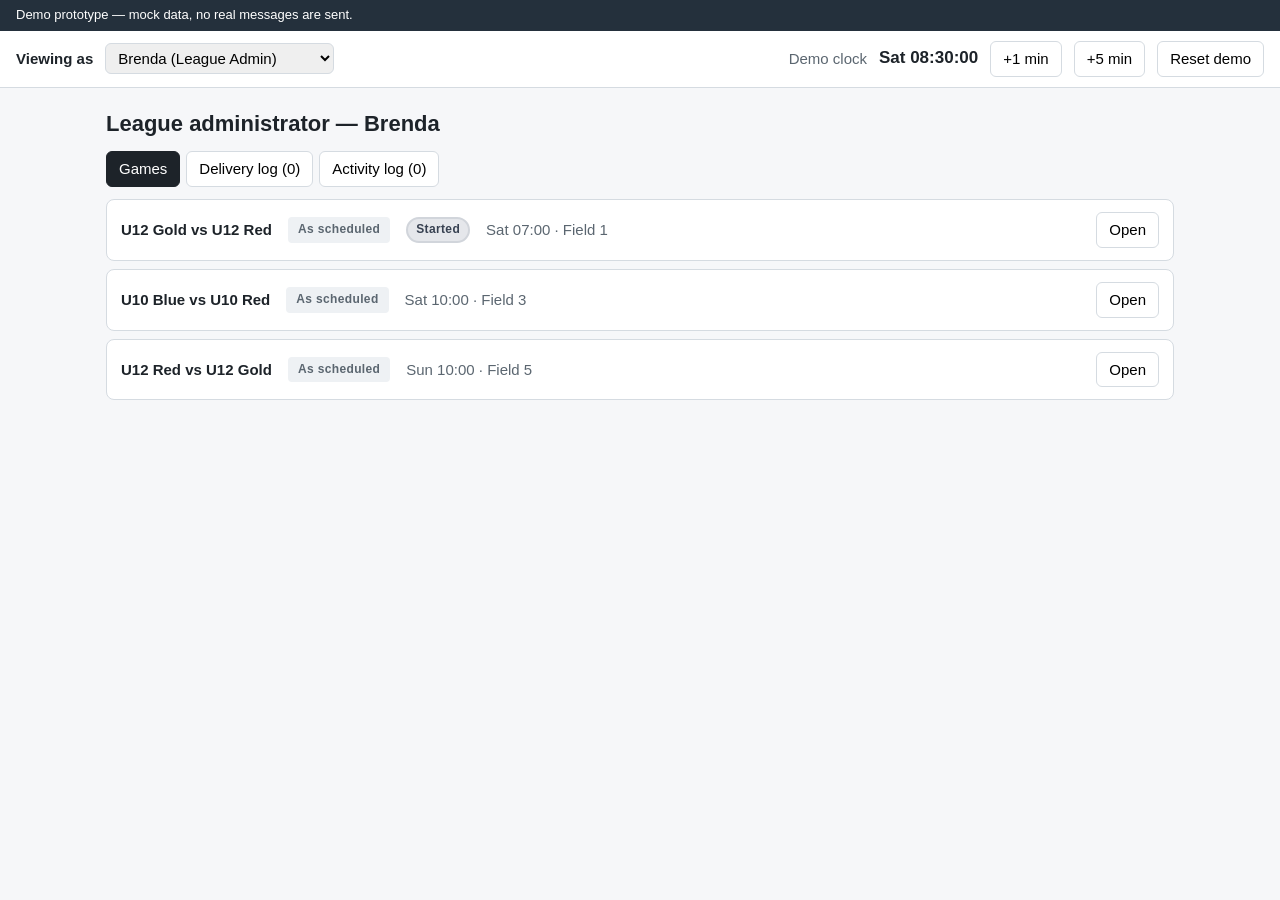
<file: app/index.html>
<!doctype html>
<!-- Game Change Notice prototype shell. REQ-19 (demo bar), Constitution VI (banner, no external resources). -->
<html lang="en">
<head>
  <meta charset="utf-8">
  <meta name="viewport" content="width=device-width, initial-scale=1">
  <title>Game Change Notice</title>
  <link rel="stylesheet" href="styles.css">
</head>
<body>
  <div class="banner" role="note">Demo prototype — mock data, no real messages are sent.</div>
  <header id="demo-bar"></header>
  <main id="view"></main>
  <script type="module" src="src/main.js"></script>
</body>
</html>
</file>
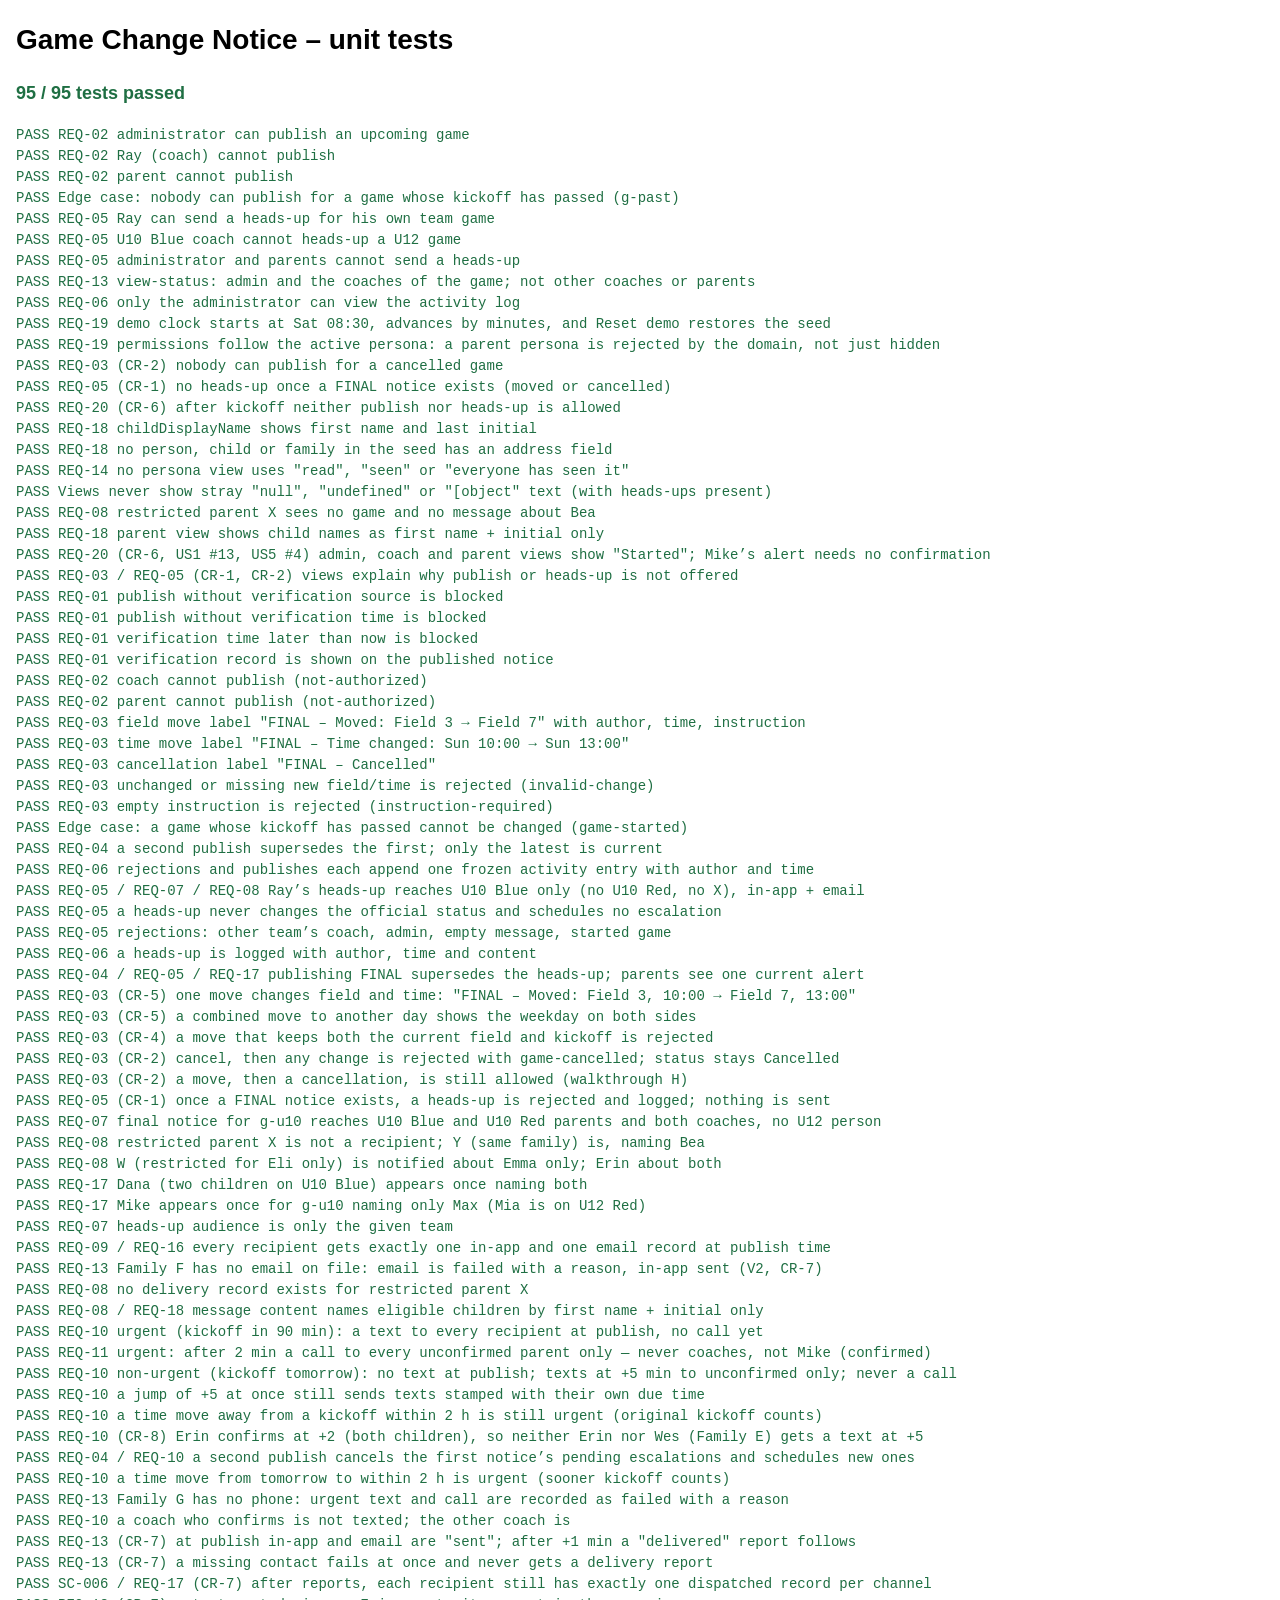
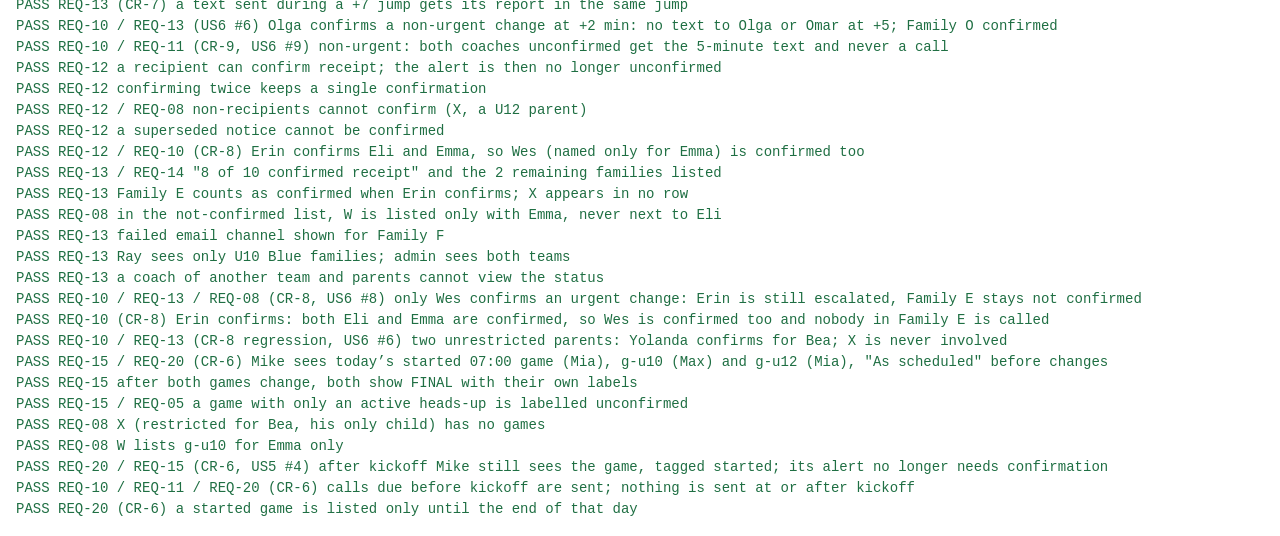
<file: app/tests/index.html>
<!doctype html>
<html lang="en">
<head>
  <meta charset="utf-8">
  <title>Game Change Notice – tests</title>
  <style>
    body { font: 14px/1.5 -apple-system, BlinkMacSystemFont, "Segoe UI", sans-serif; margin: 16px; }
    .pass { color: #1f6f43; }
    .fail { color: #b42318; font-weight: 700; }
    #summary { font-size: 18px; font-weight: 700; }
    ul { list-style: none; padding: 0; font-family: ui-monospace, Menlo, monospace; }
  </style>
</head>
<body>
  <h1>Game Change Notice – unit tests</h1>
  <div id="results"></div>
  <script type="module">
    import { run } from './harness.js';
    import './permissions.test.js';
    import './wording.test.js';
    import './notices.test.js';
    import './recipients.test.js';
    import './delivery.test.js';
    import './confirmations.test.js';
    import './queries.test.js';
    run();
  </script>
</body>
</html>
</file>
<file: app/styles.css>
/* Game Change Notice styles. REQ-05 (FINAL vs UNCONFIRMED vs Superseded are visually distinct,
   always with text), REQ-12 (prominent unconfirmed alerts). */

:root {
  --bg: #f6f7f9;
  --card: #ffffff;
  --text: #1d2329;
  --muted: #5b6670;
  --border: #d5dbe1;
  --final: #1f6f43;
  --amber: #b7791f;
  --amber-bg: #fff8e6;
  --danger: #b42318;
  --accent: #1d4ed8;
}

* { box-sizing: border-box; }

body {
  margin: 0;
  font: 15px/1.45 -apple-system, BlinkMacSystemFont, "Segoe UI", Roboto, sans-serif;
  background: var(--bg);
  color: var(--text);
}

.banner {
  background: #24303c;
  color: #fff;
  padding: 6px 16px;
  font-size: 13px;
}

#demo-bar {
  display: flex;
  flex-wrap: wrap;
  gap: 12px;
  align-items: center;
  padding: 10px 16px;
  background: var(--card);
  border-bottom: 1px solid var(--border);
  position: sticky;
  top: 0;
  z-index: 10;
}

#demo-bar label { font-weight: 600; }
#demo-bar .clock { font-variant-numeric: tabular-nums; font-weight: 700; font-size: 17px; }
.spacer { flex: 1; }

main { max-width: 1100px; margin: 0 auto; padding: 16px; }

h1 { font-size: 22px; margin: 4px 0 12px; }
h2 { font-size: 18px; margin: 20px 0 8px; }
h3 { font-size: 16px; margin: 14px 0 6px; }

.card {
  background: var(--card);
  border: 1px solid var(--border);
  border-radius: 8px;
  padding: 12px 14px;
  margin: 8px 0;
}

.card.selected { border-color: var(--accent); box-shadow: 0 0 0 2px #1d4ed833; }

.row { display: flex; flex-wrap: wrap; gap: 8px 16px; align-items: center; }
.muted { color: var(--muted); }
.small { font-size: 13px; }

button {
  font: inherit;
  padding: 6px 12px;
  border-radius: 6px;
  border: 1px solid var(--border);
  background: #fff;
  cursor: pointer;
}
button.primary { background: var(--accent); border-color: var(--accent); color: #fff; font-weight: 600; }
button:disabled { opacity: .5; cursor: default; }

input, select, textarea { font: inherit; padding: 5px 8px; border: 1px solid var(--border); border-radius: 6px; }
textarea { width: 100%; min-height: 60px; }
fieldset { border: 1px solid var(--border); border-radius: 8px; margin: 10px 0; }
legend { font-weight: 600; padding: 0 4px; }
.field { display: flex; flex-direction: column; gap: 4px; margin: 8px 0; }

.tabs { display: flex; gap: 6px; margin: 4px 0 12px; }
.tabs button.active { background: var(--text); color: #fff; border-color: var(--text); }

.error { color: var(--danger); font-weight: 600; margin: 8px 0; }
.ok { color: var(--final); font-weight: 600; margin: 8px 0; }

/* Status badges: text is always present, so colour is never the only signal (REQ-05). */
.badge {
  display: inline-block;
  padding: 2px 8px;
  border-radius: 4px;
  font-size: 12px;
  font-weight: 700;
  letter-spacing: .03em;
  white-space: nowrap;
}
.badge-final { background: var(--final); color: #fff; border: 2px solid var(--final); }
.badge-unconfirmed {
  color: #7a4d00;
  border: 2px dashed var(--amber);
  background: repeating-linear-gradient(135deg, var(--amber-bg), var(--amber-bg) 6px, #ffefc2 6px, #ffefc2 12px);
}
.badge-superseded { color: #6b7280; background: #eef0f3; border: 2px solid #c8ccd2; text-decoration: line-through; }
.badge-scheduled { color: var(--muted); background: #eef1f4; border: 2px solid #eef1f4; }
.badge-failed { color: #fff; background: var(--danger); border: 2px solid var(--danger); }
.badge-ok { color: var(--final); background: #e7f4ec; border: 2px solid #e7f4ec; }
/* REQ-20 (V2, CR-6): neutral grey pill next to (not instead of) the official status. */
.badge-started { color: #374151; background: #e5e7eb; border: 2px solid #d1d5db; border-radius: 999px; }
/* REQ-13 (V2, CR-7): dispatched, no delivery report yet. */
.badge-sent { color: var(--muted); background: #fff; border: 2px solid #c8ccd2; }

.status-line { font-weight: 700; font-size: 16px; }

/* Unconfirmed FINAL alerts stay at the top until receipt is confirmed (REQ-12). */
.alert-prominent {
  background: #fff;
  border: 2px solid var(--final);
  border-left-width: 8px;
  border-radius: 8px;
  padding: 12px 14px;
  margin: 8px 0;
  box-shadow: 0 2px 6px #0001;
}

table { border-collapse: collapse; width: 100%; background: var(--card); font-size: 14px; }
th, td { text-align: left; padding: 6px 8px; border-bottom: 1px solid var(--border); vertical-align: top; }
th { background: #eef1f4; font-weight: 600; }
.table-wrap { overflow-x: auto; }

.summary { font-size: 17px; font-weight: 700; margin: 6px 0; }
.not-confirmed { border-left: 6px solid var(--danger); }

/* REQ-05: an active heads-up card is dashed amber, never solid like a FINAL notice. */
.card-unconfirmed { border: 2px dashed var(--amber); background: var(--amber-bg); }
</file>
